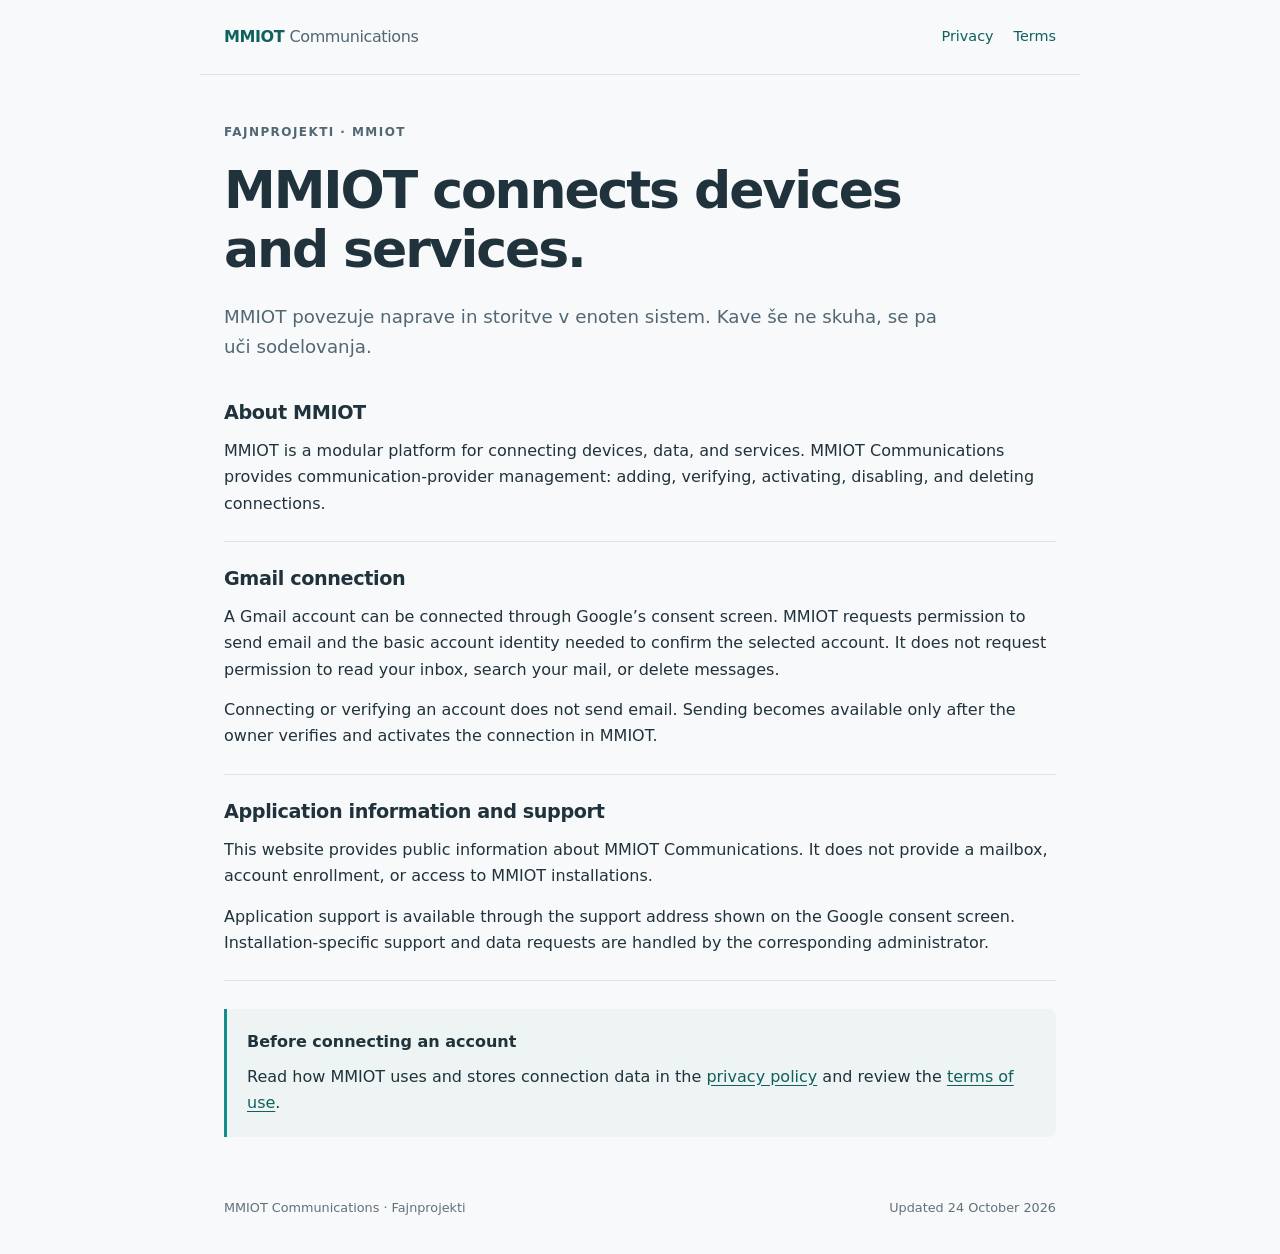
<file: index.html>
<!doctype html>
<html lang="en"><head><meta charset="utf-8"><meta name="viewport" content="width=device-width,initial-scale=1"><meta name="referrer" content="no-referrer"><meta http-equiv="Content-Security-Policy" content="default-src 'none'; style-src 'self'; base-uri 'none'; form-action 'none'"><title>MMIOT Communications · Fajnprojekti</title><meta name="description" content="MMIOT Communications: owner-controlled email and communication provider management."><link rel="stylesheet" href="style.css"><link rel="canonical" href="https://fajnprojekti.github.io/"></head>
<body><header><a class="brand" href="/">MMIOT <span>Communications</span></a><nav aria-label="Main navigation"><a href="privacy.html">Privacy</a><a href="terms.html">Terms</a></nav></header>
<main><p class="eyebrow">Fajnprojekti · MMIOT</p><h1>MMIOT connects devices and services.</h1><p class="lead" lang="sl">MMIOT povezuje naprave in storitve v enoten sistem. Kave še ne skuha, se pa uči sodelovanja.</p>
<section><h2>About MMIOT</h2><p>MMIOT is a modular platform for connecting devices, data, and services. MMIOT Communications provides communication-provider management: adding, verifying, activating, disabling, and deleting connections.</p></section>
<section><h2>Gmail connection</h2><p>A Gmail account can be connected through Google’s consent screen. MMIOT requests permission to send email and the basic account identity needed to confirm the selected account. It does not request permission to read your inbox, search your mail, or delete messages.</p><p>Connecting or verifying an account does not send email. Sending becomes available only after the owner verifies and activates the connection in MMIOT.</p></section>
<section><h2>Application information and support</h2><p>This website provides public information about MMIOT Communications. It does not provide a mailbox, account enrollment, or access to MMIOT installations.</p><p>Application support is available through the support address shown on the Google consent screen. Installation-specific support and data requests are handled by the corresponding administrator.</p></section>
<aside><strong>Before connecting an account</strong><p>Read how MMIOT uses and stores connection data in the <a href="privacy.html">privacy policy</a> and review the <a href="terms.html">terms of use</a>.</p></aside></main>
<footer><span>MMIOT Communications · Fajnprojekti</span><span>Updated 24 October 2026</span></footer></body></html>
</file>
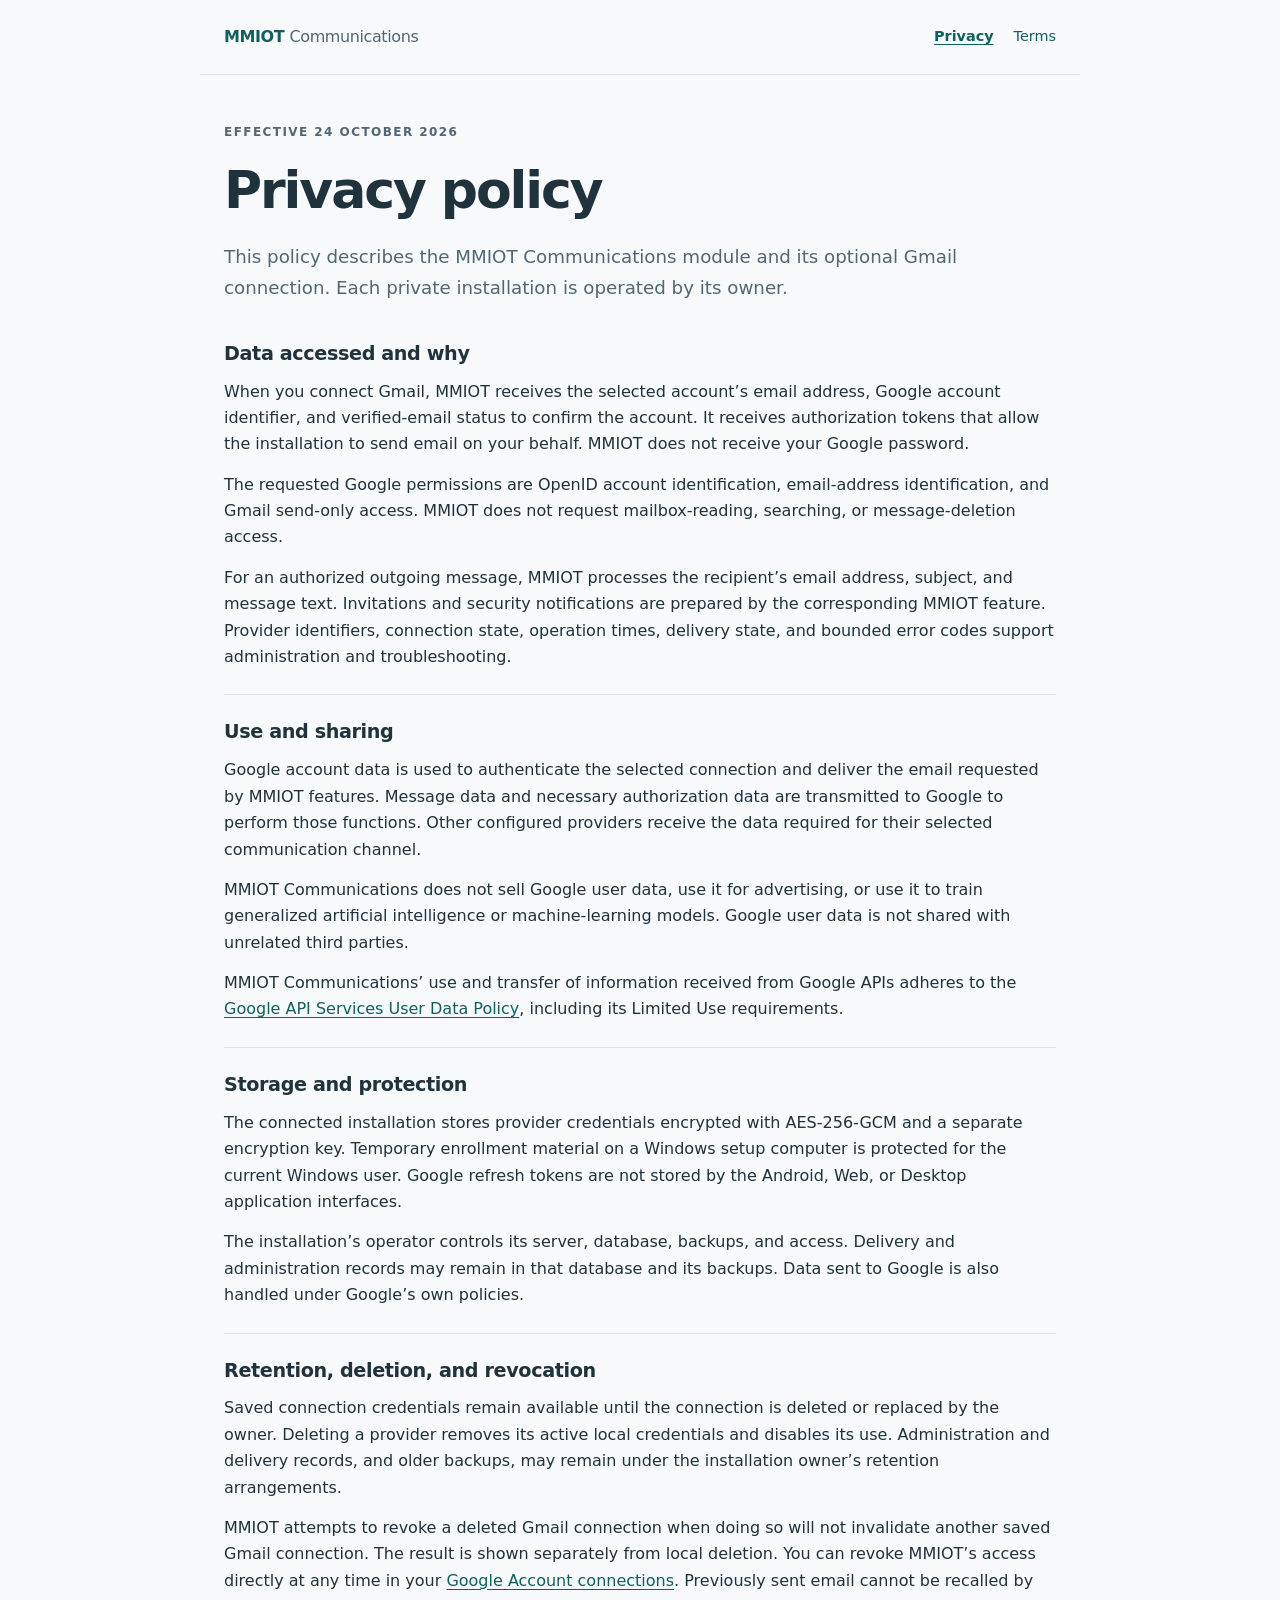
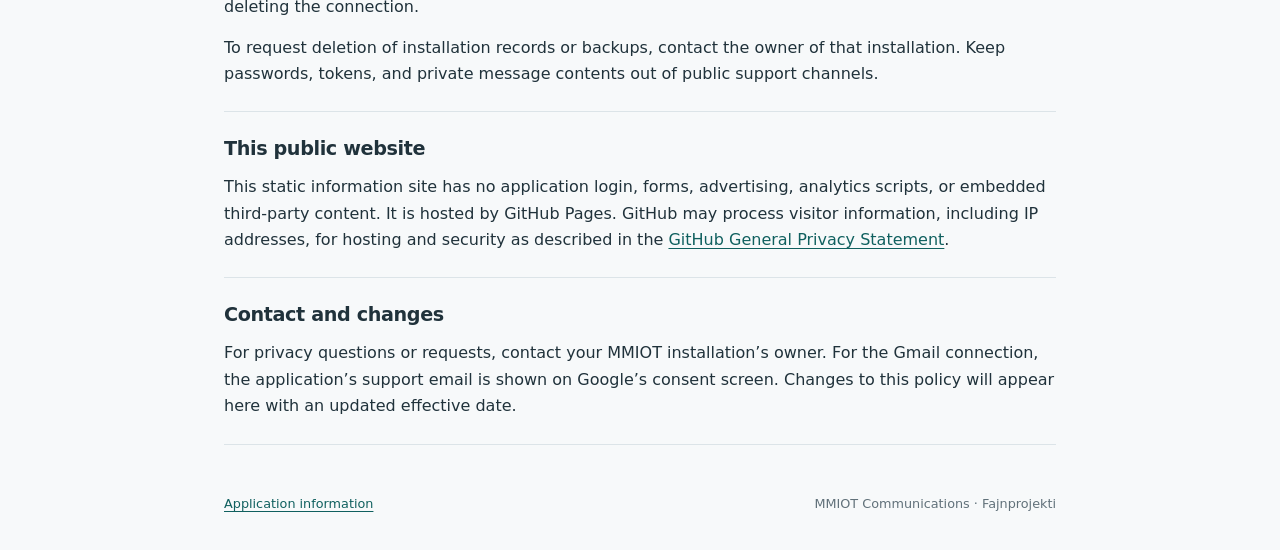
<file: privacy.html>
<!doctype html>
<html lang="en"><head><meta charset="utf-8"><meta name="viewport" content="width=device-width,initial-scale=1"><meta name="referrer" content="no-referrer"><meta http-equiv="Content-Security-Policy" content="default-src 'none'; style-src 'self'; base-uri 'none'; form-action 'none'"><title>Privacy policy · MMIOT Communications</title><link rel="stylesheet" href="style.css"><link rel="canonical" href="https://fajnprojekti.github.io/privacy.html"></head>
<body><header><a class="brand" href="/">MMIOT <span>Communications</span></a><nav aria-label="Main navigation"><a aria-current="page" href="privacy.html">Privacy</a><a href="terms.html">Terms</a></nav></header>
<main><p class="eyebrow">Effective 24 October 2026</p><h1>Privacy policy</h1><p class="lead">This policy describes the MMIOT Communications module and its optional Gmail connection. Each private installation is operated by its owner.</p>
<section><h2>Data accessed and why</h2><p>When you connect Gmail, MMIOT receives the selected account’s email address, Google account identifier, and verified-email status to confirm the account. It receives authorization tokens that allow the installation to send email on your behalf. MMIOT does not receive your Google password.</p><p>The requested Google permissions are OpenID account identification, email-address identification, and Gmail send-only access. MMIOT does not request mailbox-reading, searching, or message-deletion access.</p><p>For an authorized outgoing message, MMIOT processes the recipient’s email address, subject, and message text. Invitations and security notifications are prepared by the corresponding MMIOT feature. Provider identifiers, connection state, operation times, delivery state, and bounded error codes support administration and troubleshooting.</p></section>
<section><h2>Use and sharing</h2><p>Google account data is used to authenticate the selected connection and deliver the email requested by MMIOT features. Message data and necessary authorization data are transmitted to Google to perform those functions. Other configured providers receive the data required for their selected communication channel.</p><p>MMIOT Communications does not sell Google user data, use it for advertising, or use it to train generalized artificial intelligence or machine-learning models. Google user data is not shared with unrelated third parties.</p><p>MMIOT Communications’ use and transfer of information received from Google APIs adheres to the <a href="https://developers.google.com/terms/api-services-user-data-policy">Google API Services User Data Policy</a>, including its Limited Use requirements.</p></section>
<section><h2>Storage and protection</h2><p>The connected installation stores provider credentials encrypted with AES-256-GCM and a separate encryption key. Temporary enrollment material on a Windows setup computer is protected for the current Windows user. Google refresh tokens are not stored by the Android, Web, or Desktop application interfaces.</p><p>The installation’s operator controls its server, database, backups, and access. Delivery and administration records may remain in that database and its backups. Data sent to Google is also handled under Google’s own policies.</p></section>
<section><h2>Retention, deletion, and revocation</h2><p>Saved connection credentials remain available until the connection is deleted or replaced by the owner. Deleting a provider removes its active local credentials and disables its use. Administration and delivery records, and older backups, may remain under the installation owner’s retention arrangements.</p><p>MMIOT attempts to revoke a deleted Gmail connection when doing so will not invalidate another saved Gmail connection. The result is shown separately from local deletion. You can revoke MMIOT’s access directly at any time in your <a href="https://myaccount.google.com/connections">Google Account connections</a>. Previously sent email cannot be recalled by deleting the connection.</p><p>To request deletion of installation records or backups, contact the owner of that installation. Keep passwords, tokens, and private message contents out of public support channels.</p></section>
<section><h2>This public website</h2><p>This static information site has no application login, forms, advertising, analytics scripts, or embedded third-party content. It is hosted by GitHub Pages. GitHub may process visitor information, including IP addresses, for hosting and security as described in the <a href="https://docs.github.com/en/site-policy/privacy-policies/github-general-privacy-statement">GitHub General Privacy Statement</a>.</p></section>
<section><h2>Contact and changes</h2><p>For privacy questions or requests, contact your MMIOT installation’s owner. For the Gmail connection, the application’s support email is shown on Google’s consent screen. Changes to this policy will appear here with an updated effective date.</p></section></main>
<footer><a href="/">Application information</a><span>MMIOT Communications · Fajnprojekti</span></footer></body></html>
</file>
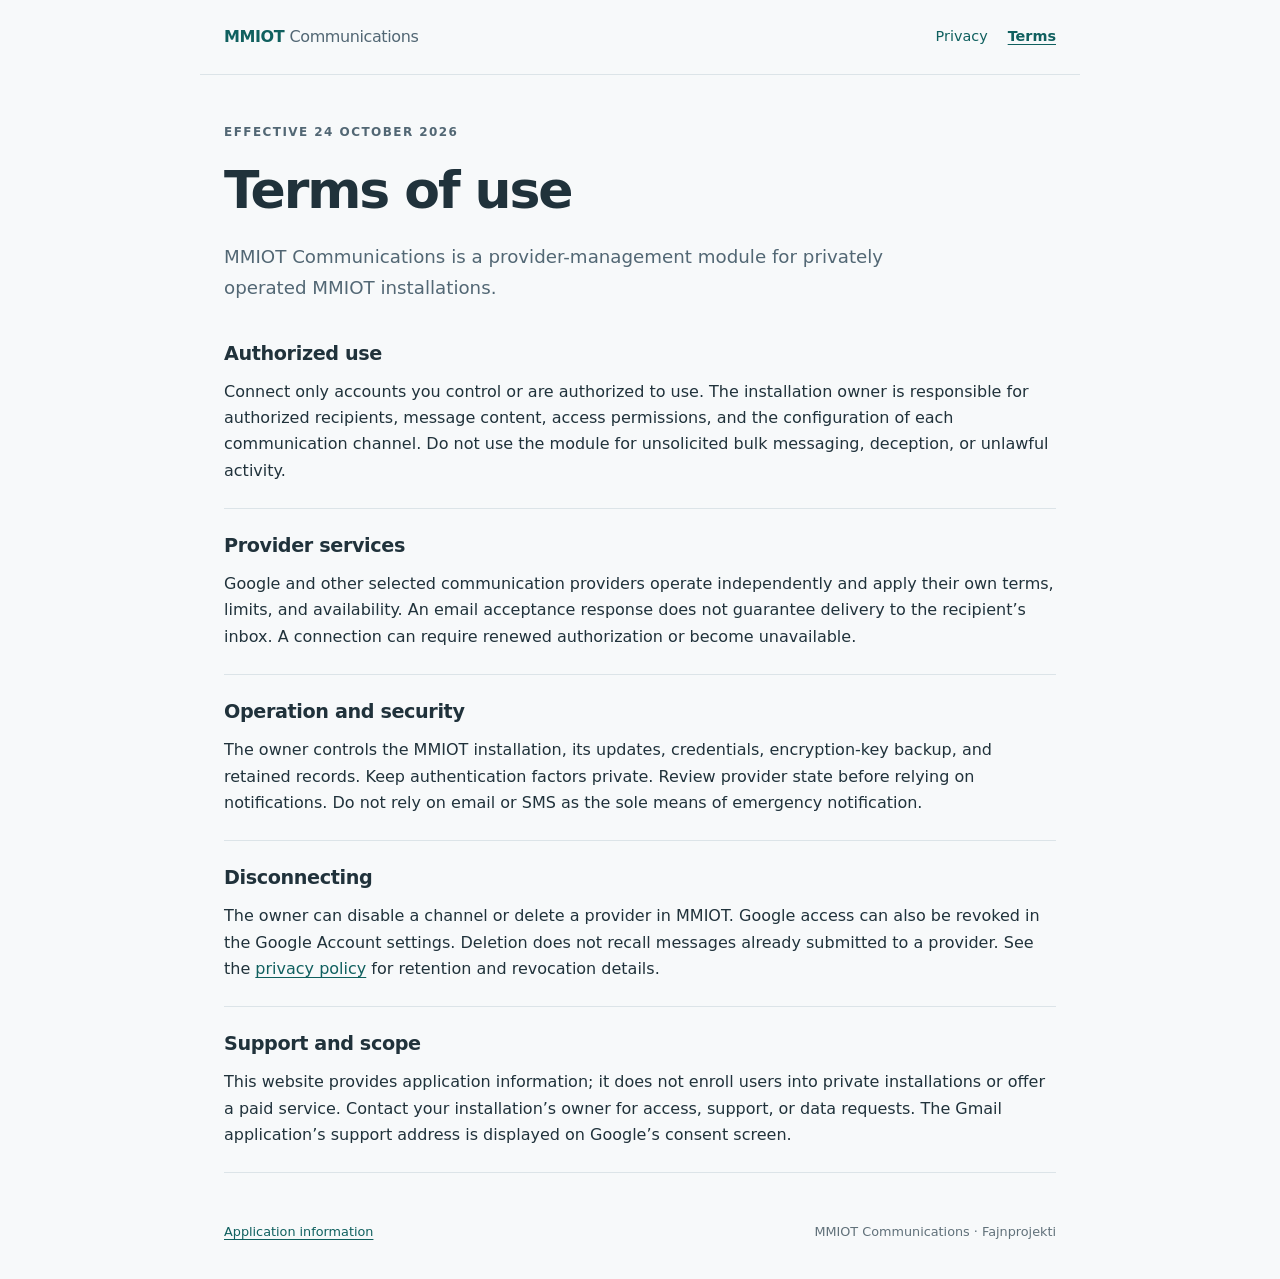
<file: terms.html>
<!doctype html>
<html lang="en"><head><meta charset="utf-8"><meta name="viewport" content="width=device-width,initial-scale=1"><meta name="referrer" content="no-referrer"><meta http-equiv="Content-Security-Policy" content="default-src 'none'; style-src 'self'; base-uri 'none'; form-action 'none'"><title>Terms of use · MMIOT Communications</title><link rel="stylesheet" href="style.css"><link rel="canonical" href="https://fajnprojekti.github.io/terms.html"></head>
<body><header><a class="brand" href="/">MMIOT <span>Communications</span></a><nav aria-label="Main navigation"><a href="privacy.html">Privacy</a><a aria-current="page" href="terms.html">Terms</a></nav></header>
<main><p class="eyebrow">Effective 24 October 2026</p><h1>Terms of use</h1><p class="lead">MMIOT Communications is a provider-management module for privately operated MMIOT installations.</p>
<section><h2>Authorized use</h2><p>Connect only accounts you control or are authorized to use. The installation owner is responsible for authorized recipients, message content, access permissions, and the configuration of each communication channel. Do not use the module for unsolicited bulk messaging, deception, or unlawful activity.</p></section>
<section><h2>Provider services</h2><p>Google and other selected communication providers operate independently and apply their own terms, limits, and availability. An email acceptance response does not guarantee delivery to the recipient’s inbox. A connection can require renewed authorization or become unavailable.</p></section>
<section><h2>Operation and security</h2><p>The owner controls the MMIOT installation, its updates, credentials, encryption-key backup, and retained records. Keep authentication factors private. Review provider state before relying on notifications. Do not rely on email or SMS as the sole means of emergency notification.</p></section>
<section><h2>Disconnecting</h2><p>The owner can disable a channel or delete a provider in MMIOT. Google access can also be revoked in the Google Account settings. Deletion does not recall messages already submitted to a provider. See the <a href="privacy.html">privacy policy</a> for retention and revocation details.</p></section>
<section><h2>Support and scope</h2><p>This website provides application information; it does not enroll users into private installations or offer a paid service. Contact your installation’s owner for access, support, or data requests. The Gmail application’s support address is displayed on Google’s consent screen.</p></section></main>
<footer><a href="/">Application information</a><span>MMIOT Communications · Fajnprojekti</span></footer></body></html>
</file>
<file: style.css>
:root{color-scheme:light;font:16px/1.65 system-ui,-apple-system,BlinkMacSystemFont,"Segoe UI",sans-serif;color:#20323b;background:#f7f9fa}*{box-sizing:border-box}body{margin:0}header,main,footer{max-width:880px;margin:auto;padding:24px}header{display:flex;align-items:center;justify-content:space-between;border-bottom:1px solid #dce4e8;gap:16px}.brand{font-weight:750;text-decoration:none;letter-spacing:-.025em}.brand span{font-weight:450;color:#526774}nav{display:flex;gap:20px}a{color:#10605f;text-underline-offset:3px}a:hover{color:#093f3f}a:focus-visible{outline:3px solid #138d8a;outline-offset:5px}nav a{font-size:.9rem;text-decoration:none}nav [aria-current]{font-weight:700;text-decoration:underline}.eyebrow{text-transform:uppercase;letter-spacing:.12em;font-size:.75rem;font-weight:700;color:#526774;margin-top:24px}h1{font-size:clamp(2rem,6vw,3.25rem);line-height:1.14;letter-spacing:-.04em;max-width:700px;margin:18px 0 22px}h2{font-size:1.2rem;line-height:1.35;letter-spacing:-.02em;margin:0 0 12px}.lead{font-size:1.14rem;color:#526774;max-width:740px}section{padding:24px 0;border-bottom:1px solid #dce4e8}p{margin:0 0 14px}section p:last-child,aside p{margin-bottom:0}aside{border-left:3px solid #138d8a;background:#edf4f3;padding:20px;margin:28px 0 12px;border-radius:0 8px 8px 0}aside strong{display:block;margin-bottom:8px}footer{display:flex;justify-content:space-between;gap:16px;font-size:.8rem;color:#61717a;padding-bottom:36px}@media(max-width:520px){header,main,footer{padding:20px}header{align-items:flex-start;flex-direction:column;gap:10px}footer{flex-direction:column;gap:6px}section{padding:22px 0}}
</file>
